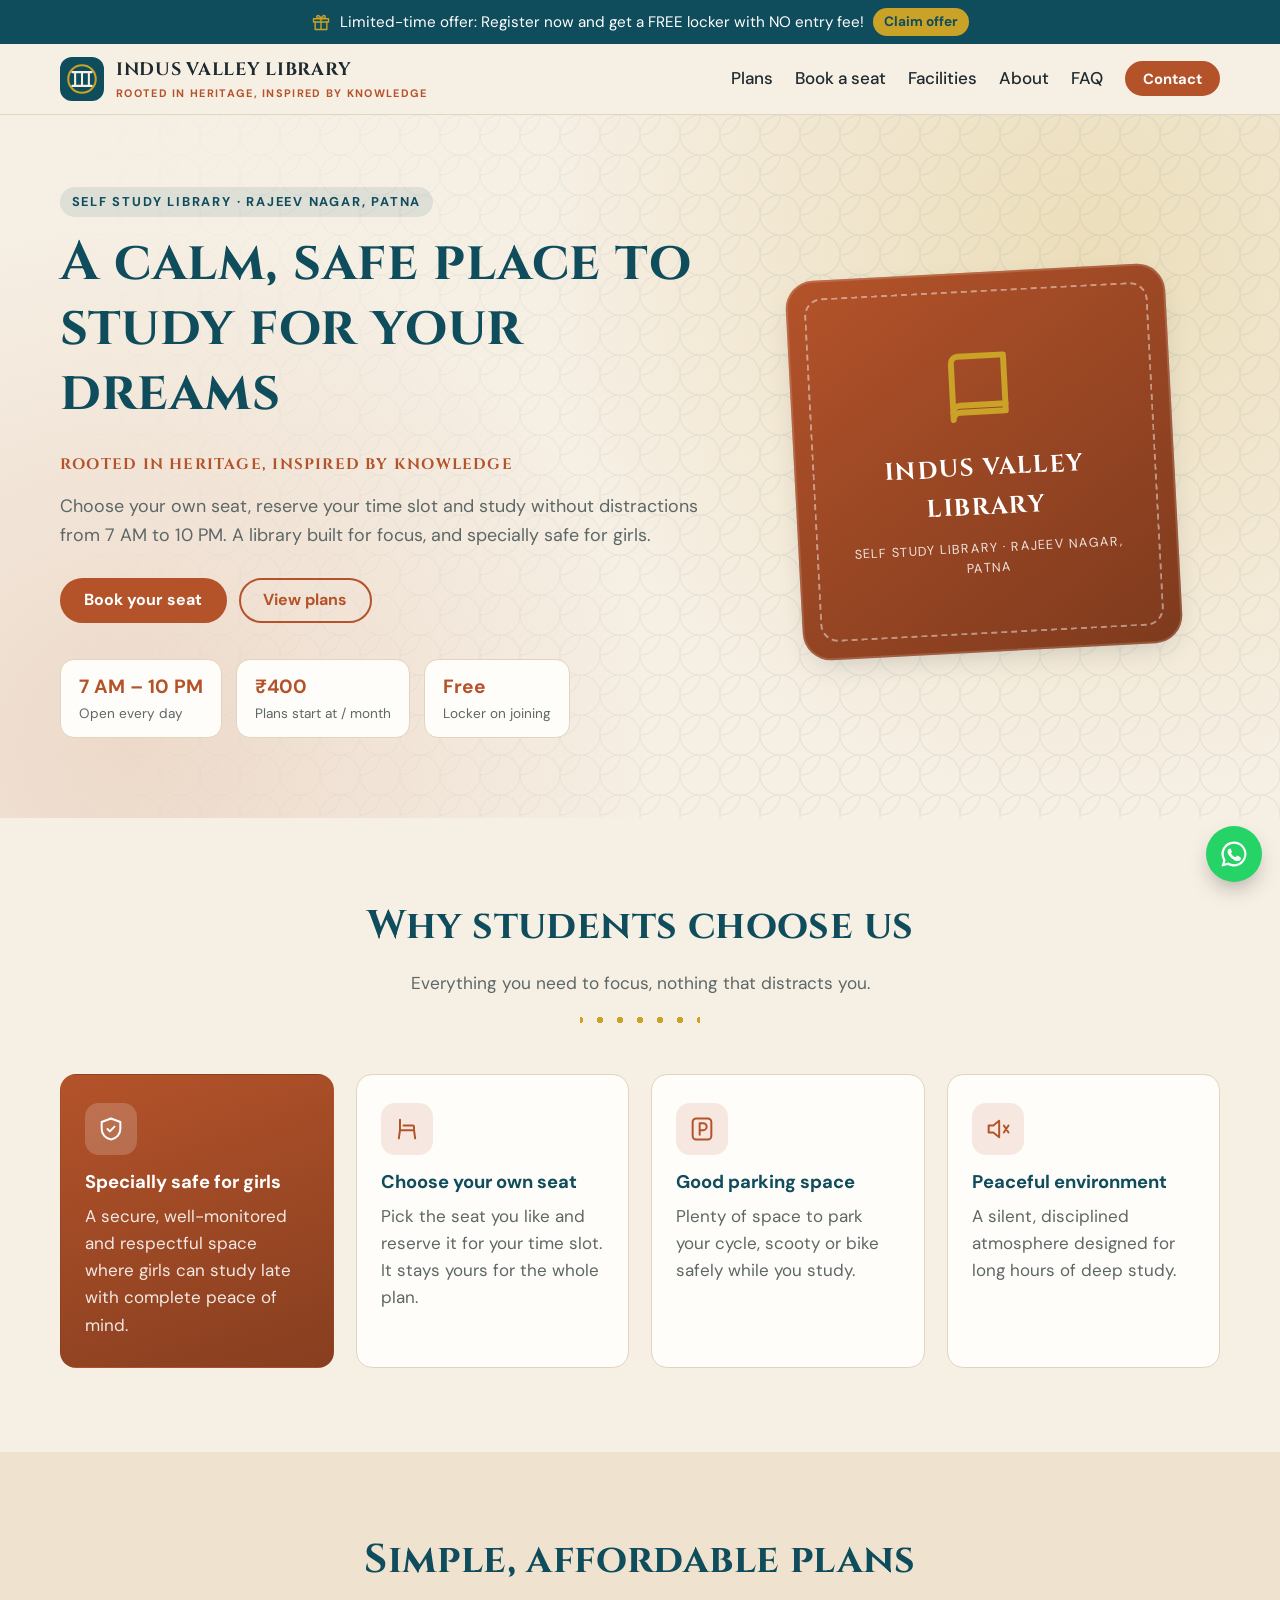
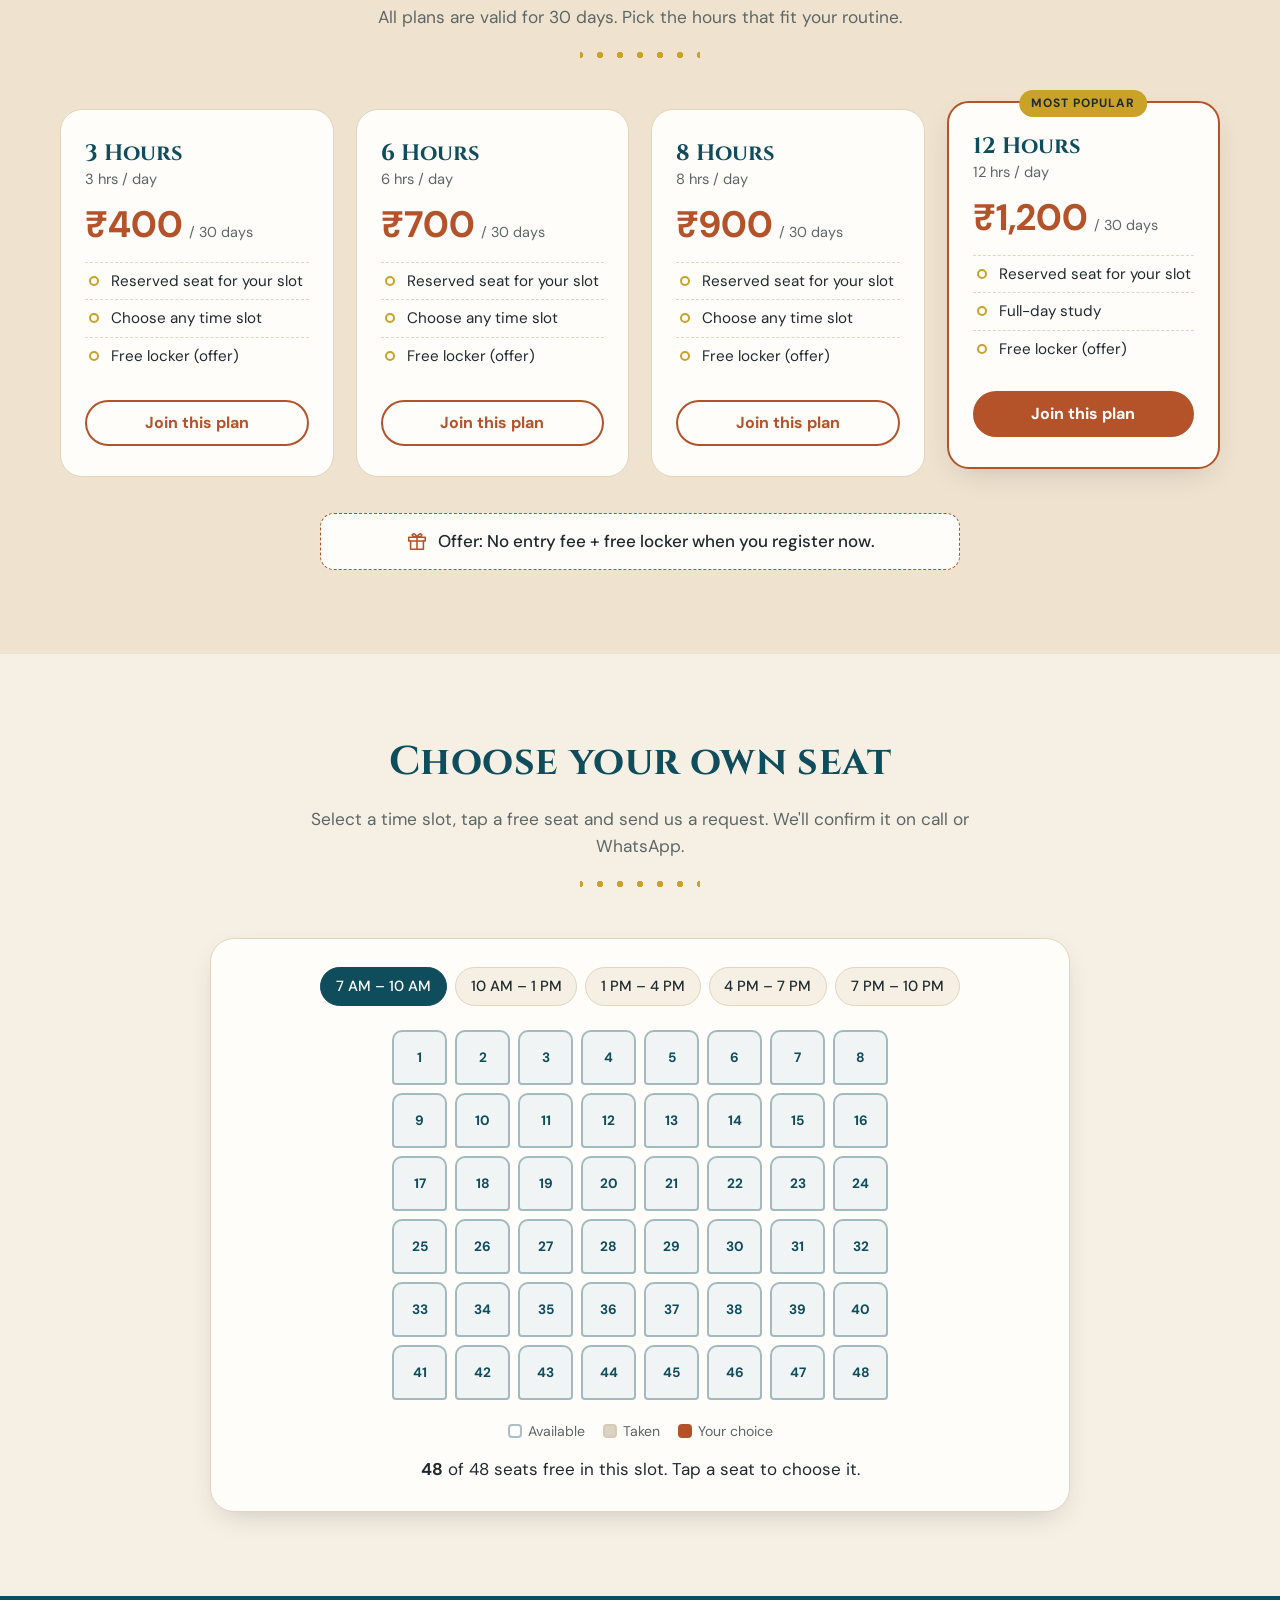
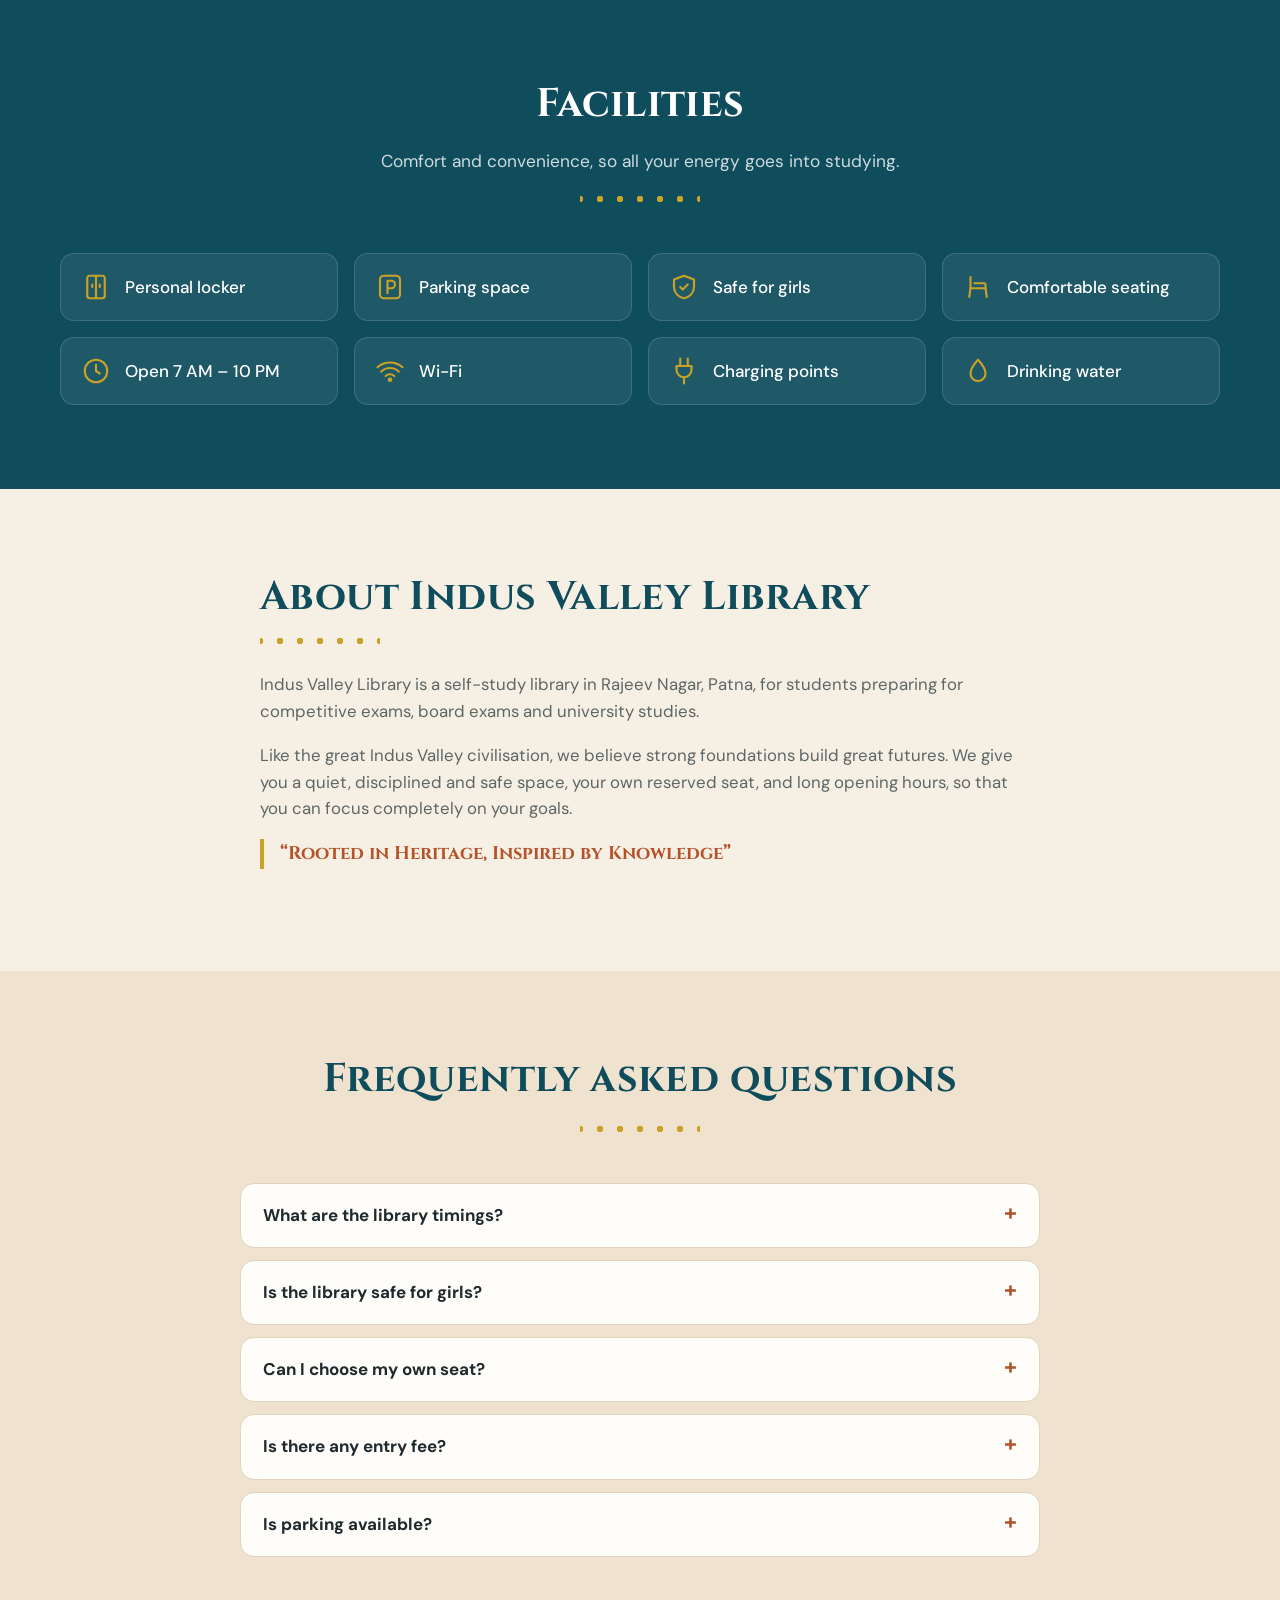
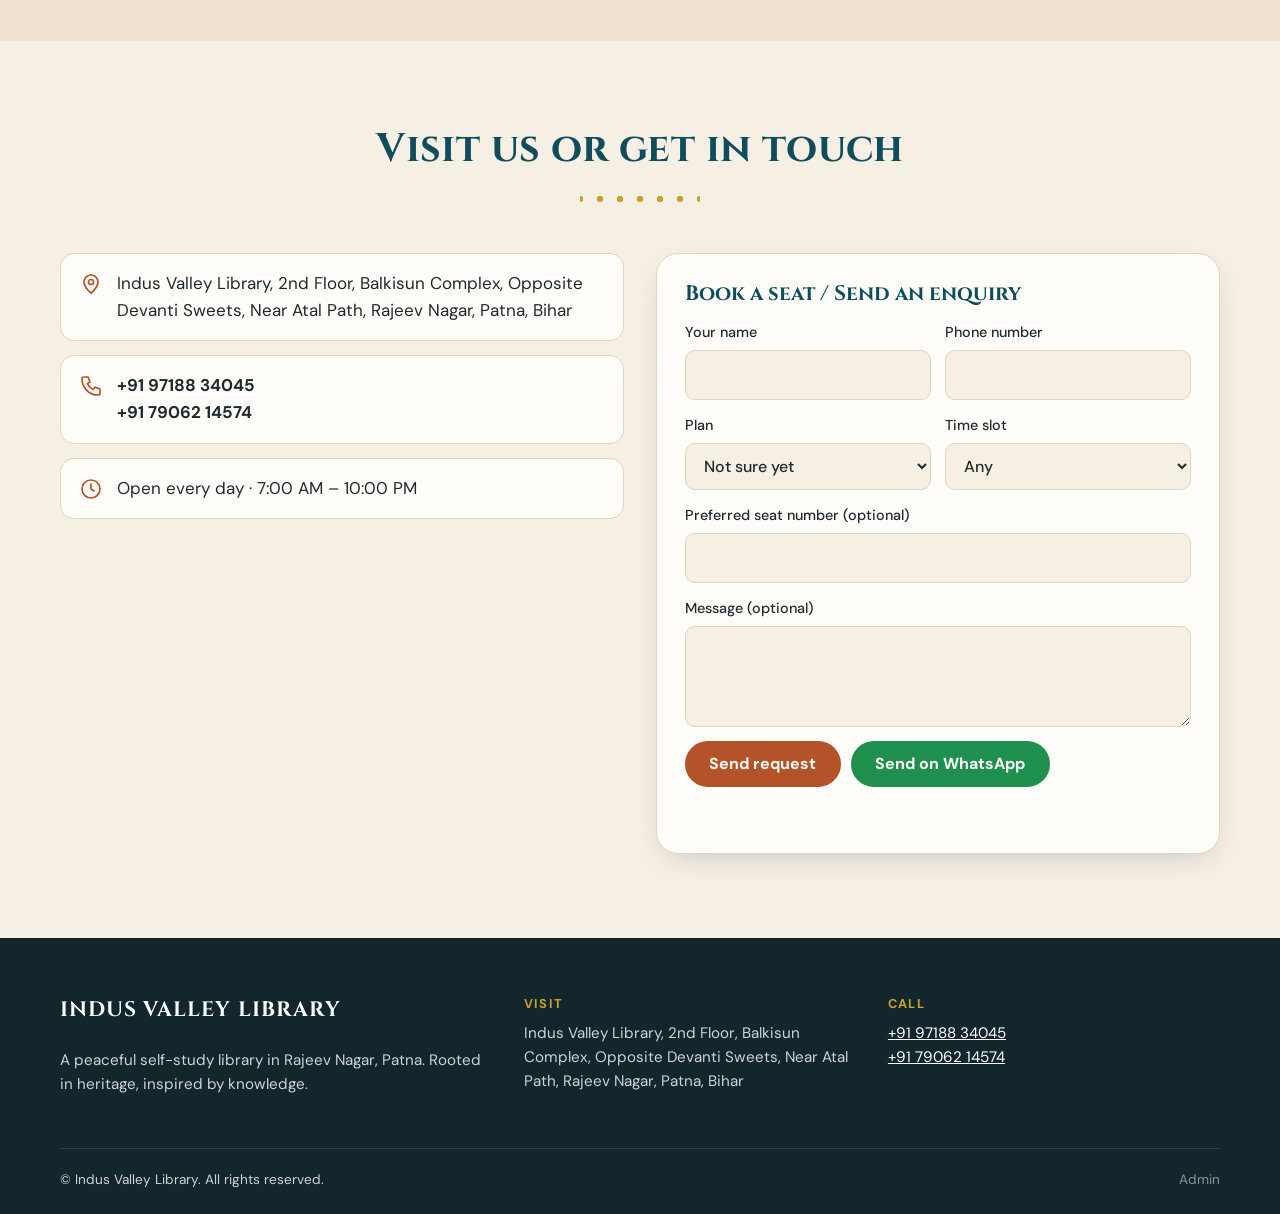
<file: index.html>
<!doctype html>
<html lang="en">
<head>
  <meta charset="utf-8" />
  <meta name="viewport" content="width=device-width, initial-scale=1" />
  <title>Indus Valley Library | Self Study Library in Rajeev Nagar, Patna</title>
  <meta name="description" content="Indus Valley Library is a peaceful, safe self-study library in Rajeev Nagar, Patna. Open 7 AM to 10 PM. Choose your own seat and time slot." />
  <meta name="theme-color" content="#0f4c5c" />
  <link rel="icon" href="assets/favicon.svg" type="image/svg+xml" />
  <link rel="preconnect" href="https://fonts.googleapis.com" />
  <link rel="preconnect" href="https://fonts.gstatic.com" crossorigin />
  <link href="https://fonts.googleapis.com/css2?family=Cinzel:wght@500;700&family=DM+Sans:opsz,wght@9..40,400;9..40,500;9..40,700&display=swap" rel="stylesheet" />
  <link rel="stylesheet" href="assets/css/style.css" />
</head>
<body>
  <div id="offer-bar" class="offer-bar" hidden></div>

  <header class="site-header" id="top">
    <div class="container header-inner">
      <a class="brand" href="#top" id="brand"></a>
      <button class="nav-toggle" id="nav-toggle" aria-label="Open menu" aria-expanded="false">
        <span></span><span></span><span></span>
      </button>
      <nav class="nav" id="nav">
        <a href="#plans">Plans</a>
        <a href="#seats">Book a seat</a>
        <a href="#facilities">Facilities</a>
        <a href="#about">About</a>
        <a href="#faq">FAQ</a>
        <a href="#contact" class="btn btn-small">Contact</a>
      </nav>
    </div>
  </header>

  <main>
    <section class="hero" id="hero"></section>
    <section class="section" id="highlights"></section>
    <section class="section section-tinted" id="plans"></section>
    <section class="section" id="seats"></section>
    <section class="section section-dark" id="facilities"></section>
    <section class="section" id="about"></section>
    <section class="section section-tinted" id="gallery"></section>
    <section class="section" id="testimonials"></section>
    <section class="section section-tinted" id="faq"></section>
    <section class="section" id="contact"></section>
  </main>

  <footer class="site-footer" id="footer"></footer>

  <a id="wa-float" class="wa-float" target="_blank" rel="noopener" aria-label="Chat on WhatsApp" hidden>
    <svg viewBox="0 0 24 24" fill="currentColor" aria-hidden="true"><path d="M12 2a10 10 0 00-8.6 15.1L2 22l5-1.3A10 10 0 1012 2zm0 18.2a8.2 8.2 0 01-4.2-1.2l-.3-.2-3 .8.8-2.9-.2-.3A8.2 8.2 0 1112 20.2zm4.5-6.1c-.2-.1-1.5-.7-1.7-.8-.2-.1-.4-.1-.6.1l-.8 1c-.1.2-.3.2-.5.1a6.7 6.7 0 01-3.3-2.9c-.2-.4.2-.4.7-1.3.1-.2 0-.3 0-.4l-.8-1.8c-.2-.5-.4-.4-.6-.4h-.5a1 1 0 00-.7.3 3 3 0 00-.9 2.2 5.2 5.2 0 001.1 2.7 11.8 11.8 0 004.5 4c1.7.7 2.3.8 3.2.6a2.7 2.7 0 001.8-1.2 2.2 2.2 0 00.1-1.3c0-.1-.2-.2-.4-.3z"/></svg>
  </a>

  <script type="module" src="assets/js/site.js"></script>
</body>
</html>
</file>
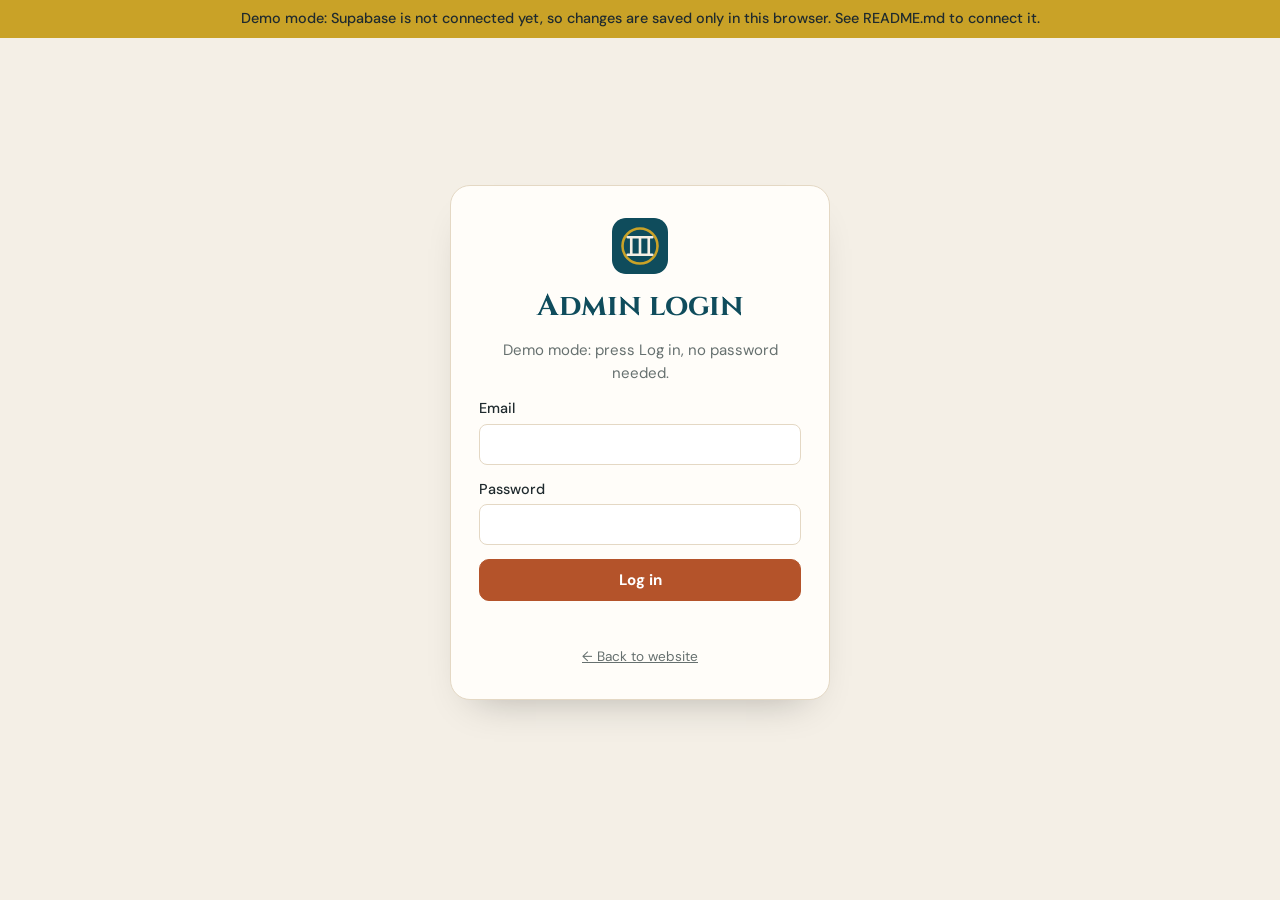
<file: admin/index.html>
<!doctype html>
<html lang="en">
<head>
  <meta charset="utf-8" />
  <meta name="viewport" content="width=device-width, initial-scale=1" />
  <meta name="robots" content="noindex" />
  <title>Admin · Indus Valley Library</title>
  <link rel="icon" href="../assets/favicon.svg" type="image/svg+xml" />
  <link rel="preconnect" href="https://fonts.googleapis.com" />
  <link rel="preconnect" href="https://fonts.gstatic.com" crossorigin />
  <link href="https://fonts.googleapis.com/css2?family=Cinzel:wght@700&family=DM+Sans:opsz,wght@9..40,400;9..40,500;9..40,700&display=swap" rel="stylesheet" />
  <link rel="stylesheet" href="../assets/css/admin.css" />
</head>
<body>
  <div id="demo-banner" class="demo-banner" hidden>
    Demo mode: Supabase is not connected yet, so changes are saved only in this browser. See README.md to connect it.
  </div>

  <!-- Login -->
  <main id="login-view" class="login" hidden>
    <form id="login-form" class="login-card">
      <img src="../assets/favicon.svg" alt="" width="56" height="56" />
      <h1>Admin login</h1>
      <p class="muted">Indus Valley Library website</p>
      <label>Email<input type="email" name="email" autocomplete="username" required /></label>
      <label>Password<input type="password" name="password" autocomplete="current-password" required /></label>
      <button class="btn" type="submit">Log in</button>
      <p id="login-error" class="error" role="alert"></p>
      <a href="../index.html" class="muted small">← Back to website</a>
    </form>
  </main>

  <!-- Editor -->
  <div id="app-view" class="app" hidden>
    <aside class="sidebar">
      <div class="side-brand">
        <img src="../assets/favicon.svg" alt="" width="36" height="36" />
        <div><strong>Admin panel</strong><small id="who"></small></div>
      </div>
      <nav id="tabs" class="tabs"></nav>
      <div class="side-foot">
        <a class="btn btn-ghost btn-block" href="../index.html" target="_blank" rel="noopener">View website ↗</a>
        <button id="logout" class="btn btn-ghost btn-block" type="button">Log out</button>
      </div>
    </aside>
    <section class="main">
      <header class="topbar">
        <button id="menu-btn" class="menu-btn" type="button" aria-label="Sections">☰</button>
        <h1 id="panel-title"></h1>
        <span id="save-state" class="save-state"></span>
        <button id="save-btn" class="btn" type="button" disabled>Save changes</button>
      </header>
      <div id="panel" class="panel"></div>
    </section>
  </div>

  <div id="toast" class="toast" role="status" hidden></div>

  <script type="module" src="../assets/js/admin.js"></script>
</body>
</html>
</file>
<file: assets/css/style.css>
/* Indus Valley Library: terracotta, river teal and sandstone, inspired by Harappan pottery and seals. */
:root {
  --primary: #b4532a;   /* terracotta */
  --secondary: #0f4c5c; /* river teal */
  --accent: #c9a227;    /* ochre gold */
  --sand: #f6efe4;
  --sand-2: #efe3cf;
  --ink: #1f2a2e;
  --muted: #5d6766;
  --line: #e2d4bd;
  --white: #fffdf9;
  --radius: 16px;
  --shadow: 0 10px 30px -12px rgba(31, 42, 46, 0.25);
  --display: "Cinzel", Georgia, serif;
  --body: "DM Sans", system-ui, -apple-system, "Segoe UI", sans-serif;
}

*, *::before, *::after { box-sizing: border-box; }
[hidden] { display: none !important; }
html { scroll-behavior: smooth; scroll-padding-top: 80px; }
body {
  margin: 0;
  font-family: var(--body);
  font-size: 17px;
  line-height: 1.6;
  color: var(--ink);
  background: var(--sand);
}
img { max-width: 100%; display: block; }
a { color: var(--primary); }
h1, h2, h3 { line-height: 1.2; margin: 0 0 .5em; }
h1, h2 { font-family: var(--display); font-weight: 700; letter-spacing: .01em; }
p { margin: 0 0 1em; }
.container { width: min(1160px, 100% - 32px); margin-inline: auto; }

/* Buttons */
.btn {
  display: inline-flex; align-items: center; justify-content: center; gap: .5em;
  padding: .8em 1.4em; border-radius: 999px; border: 2px solid var(--primary);
  background: var(--primary); color: #fff; font: 700 1rem/1 var(--body);
  text-decoration: none; cursor: pointer; transition: transform .15s, box-shadow .15s, background .15s;
}
.btn:hover { transform: translateY(-1px); box-shadow: 0 8px 18px -8px var(--primary); }
.btn:disabled { opacity: .6; cursor: wait; }
.btn-ghost { background: transparent; color: var(--primary); }
.btn-small { padding: .55em 1.1em; font-size: .92rem; }
.btn-block { width: 100%; }
.btn-wa { background: #1f8f4e; border-color: #1f8f4e; }

/* Offer bar */
.offer-bar { background: var(--secondary); color: #fff; font-size: .95rem; }
.offer-inner { display: flex; align-items: center; justify-content: center; gap: .6em; padding: .55em 0; text-align: center; flex-wrap: wrap; }
.offer-inner .icon { width: 20px; height: 20px; color: var(--accent); flex: none; }
.offer-btn { color: var(--secondary); background: var(--accent); padding: .2em .8em; border-radius: 999px; font-weight: 700; text-decoration: none; font-size: .85rem; }

/* Header */
.site-header {
  position: sticky; top: 0; z-index: 50;
  background: color-mix(in srgb, var(--sand) 92%, transparent);
  backdrop-filter: blur(8px);
  border-bottom: 1px solid var(--line);
}
.header-inner { display: flex; align-items: center; justify-content: space-between; min-height: 70px; gap: 16px; }
.brand { display: flex; align-items: center; gap: 12px; text-decoration: none; color: var(--ink); min-width: 0; }
.brand-logo { height: 46px; width: auto; }
.brand-mark {
  width: 44px; height: 44px; flex: none; border-radius: 12px; background: var(--secondary) url("../favicon.svg") center/cover;
}
.brand-text { display: flex; flex-direction: column; min-width: 0; }
.brand-text strong { font-family: var(--display); font-size: 1.12rem; letter-spacing: .04em; text-transform: uppercase; white-space: nowrap; overflow: hidden; text-overflow: ellipsis; }
.brand-text small { color: var(--primary); font-size: .68rem; letter-spacing: .12em; text-transform: uppercase; font-weight: 700; }
.nav { display: flex; align-items: center; gap: 22px; }
.nav a:not(.btn) { color: var(--ink); text-decoration: none; font-weight: 500; }
.nav a:not(.btn):hover { color: var(--primary); }
.nav-toggle { display: none; background: none; border: 0; padding: 10px; cursor: pointer; }
.nav-toggle span { display: block; width: 24px; height: 2px; background: var(--ink); margin: 5px 0; border-radius: 2px; }

/* Hero */
.hero {
  position: relative; overflow: hidden;
  background:
    radial-gradient(circle at 85% 20%, color-mix(in srgb, var(--accent) 22%, transparent), transparent 45%),
    radial-gradient(circle at 10% 90%, color-mix(in srgb, var(--primary) 14%, transparent), transparent 40%),
    var(--sand);
}
/* Intersecting-circle pattern, a motif from Harappan pottery */
.hero::before {
  content: ""; position: absolute; inset: 0; opacity: .08; pointer-events: none;
  background-image:
    radial-gradient(circle at 0 0, transparent 19px, var(--secondary) 20px, transparent 21px),
    radial-gradient(circle at 20px 20px, transparent 19px, var(--secondary) 20px, transparent 21px);
  background-size: 40px 40px;
  -webkit-mask-image: linear-gradient(90deg, transparent, #000 60%);
          mask-image: linear-gradient(90deg, transparent, #000 60%);
}
.hero-inner { position: relative; display: grid; grid-template-columns: 1.15fr .85fr; gap: 48px; align-items: center; padding: 72px 0 80px; }
.eyebrow { display: inline-block; font-size: .8rem; font-weight: 700; letter-spacing: .14em; text-transform: uppercase; color: var(--secondary); background: color-mix(in srgb, var(--secondary) 10%, transparent); padding: .35em .9em; border-radius: 999px; }
.hero h1 { font-size: clamp(2rem, 4.6vw, 3.4rem); color: var(--secondary); }
.hero-tagline { font-family: var(--display); color: var(--primary); font-weight: 700; letter-spacing: .08em; text-transform: uppercase; font-size: .95rem; }
.lead { font-size: 1.12rem; color: var(--muted); max-width: 56ch; }
.hero-actions { display: flex; gap: 12px; flex-wrap: wrap; margin: 28px 0 36px; }
.stats { list-style: none; padding: 0; margin: 0; display: flex; gap: 14px; flex-wrap: wrap; }
.stats li { background: var(--white); border: 1px solid var(--line); border-radius: 14px; padding: 12px 18px; display: flex; flex-direction: column; min-width: 140px; }
.stats strong { font-size: 1.2rem; color: var(--primary); }
.stats span { font-size: .85rem; color: var(--muted); }

.hero-art { display: flex; justify-content: center; }
.hero-img { border-radius: 28px; box-shadow: var(--shadow); aspect-ratio: 4/5; object-fit: cover; width: 100%; max-width: 440px; }
/* Seal-shaped badge shown when no hero photo is set */
.seal {
  width: min(380px, 80vw); aspect-ratio: 1; border-radius: 28px; padding: 18px;
  background: linear-gradient(145deg, var(--primary), color-mix(in srgb, var(--primary) 70%, #000));
  box-shadow: var(--shadow), inset 0 0 0 2px rgba(255,255,255,.15);
  transform: rotate(-3deg);
}
.seal-inner {
  height: 100%; border-radius: 18px; border: 2px dashed rgba(255,255,255,.45);
  display: flex; flex-direction: column; align-items: center; justify-content: center; gap: 12px; text-align: center; color: #fff; padding: 20px;
}
.seal-icon { width: 84px; height: 84px; color: var(--accent); }
.seal-name { font-family: var(--display); font-size: 1.5rem; font-weight: 700; letter-spacing: .06em; text-transform: uppercase; }
.seal-sub { font-size: .8rem; letter-spacing: .1em; text-transform: uppercase; opacity: .85; }

/* Sections */
.section { padding: 84px 0; }
.section-tinted { background: var(--sand-2); }
.section-dark { background: var(--secondary); color: #fff; }
.section-dark .section-head p { color: rgba(255,255,255,.8); }
.section-dark .section-head h2 { color: #fff; }
.section-head { text-align: center; max-width: 680px; margin: 0 auto 48px; }
.section-head h2 { font-size: clamp(1.7rem, 3.4vw, 2.5rem); color: var(--secondary); }
.section-head p { color: var(--muted); font-size: 1.08rem; }
.motif {
  display: block; width: 120px; height: 12px; margin: 14px auto 0;
  background:
    radial-gradient(circle, var(--accent) 3px, transparent 3.5px) center/20px 12px repeat-x;
}
.motif-left { margin-left: 0; }

.cards { display: grid; gap: 22px; }
.cards-4 { grid-template-columns: repeat(4, 1fr); }
.cards-3 { grid-template-columns: repeat(3, 1fr); }
.card { background: var(--white); border: 1px solid var(--line); border-radius: var(--radius); padding: 28px 24px; transition: transform .2s, box-shadow .2s; }
.card:hover { transform: translateY(-3px); box-shadow: var(--shadow); }
.card h3 { font-size: 1.15rem; color: var(--secondary); }
.card p { color: var(--muted); margin: 0; }
.card-icon { width: 52px; height: 52px; border-radius: 14px; display: grid; place-items: center; background: color-mix(in srgb, var(--primary) 12%, transparent); color: var(--primary); margin-bottom: 16px; }
.card-icon .icon { width: 28px; height: 28px; }
.card-featured { background: linear-gradient(160deg, var(--primary), color-mix(in srgb, var(--primary) 75%, #000)); border-color: transparent; color: #fff; }
.card-featured h3 { color: #fff; }
.card-featured p { color: rgba(255,255,255,.88); }
.card-featured .card-icon { background: rgba(255,255,255,.18); color: #fff; }

/* Plans */
.plans { display: grid; grid-template-columns: repeat(4, 1fr); gap: 22px; align-items: stretch; }
.plan { position: relative; background: var(--white); border: 1px solid var(--line); border-radius: 22px; padding: 30px 24px; display: flex; flex-direction: column; }
.plan h3 { font-family: var(--display); font-size: 1.4rem; color: var(--secondary); margin: 0; }
.plan-hours { color: var(--muted); font-size: .92rem; margin: 2px 0 14px; }
.plan-price { display: flex; align-items: baseline; gap: 6px; margin-bottom: 18px; }
.plan-price strong { font-size: 2.3rem; color: var(--primary); line-height: 1; }
.plan-price span { color: var(--muted); font-size: .9rem; }
.plan ul { list-style: none; padding: 0; margin: 0 0 24px; flex: 1; }
.plan li { padding: 6px 0 6px 26px; position: relative; font-size: .95rem; border-top: 1px dashed var(--line); }
.plan li::before { content: ""; position: absolute; left: 4px; top: 13px; width: 10px; height: 10px; border-radius: 50%; border: 2px solid var(--accent); }
.plan-popular { border: 2px solid var(--primary); box-shadow: var(--shadow); transform: translateY(-8px); }
.plan-badge { position: absolute; top: -13px; left: 50%; transform: translateX(-50%); background: var(--accent); color: var(--ink); font-size: .75rem; font-weight: 700; text-transform: uppercase; letter-spacing: .08em; padding: 4px 12px; border-radius: 999px; white-space: nowrap; }
.plans-note { display: flex; gap: 10px; align-items: center; justify-content: center; margin: 36px auto 0; padding: 14px 20px; background: var(--white); border: 1px dashed var(--primary); border-radius: 14px; max-width: 640px; font-weight: 500; text-align: center; }
.plans-note .icon { width: 22px; height: 22px; color: var(--primary); flex: none; }

/* Seat picker */
.seat-box { background: var(--white); border: 1px solid var(--line); border-radius: 24px; padding: 28px; box-shadow: var(--shadow); max-width: 860px; margin: 0 auto; }
.slot-tabs { display: flex; gap: 8px; flex-wrap: wrap; justify-content: center; margin-bottom: 24px; }
.slot-tab { border: 1px solid var(--line); background: var(--sand); color: var(--ink); padding: .55em 1em; border-radius: 999px; font: 500 .92rem var(--body); cursor: pointer; }
.slot-tab[aria-selected="true"] { background: var(--secondary); border-color: var(--secondary); color: #fff; }
.seat-grid { display: grid; grid-template-columns: repeat(var(--per-row), minmax(0, 1fr)); gap: 8px; max-width: calc(var(--per-row) * 62px); margin: 0 auto; }
.seat {
  aspect-ratio: 1; border-radius: 10px 10px 4px 4px; border: 2px solid color-mix(in srgb, var(--secondary) 35%, transparent);
  background: color-mix(in srgb, var(--secondary) 6%, #fff); color: var(--secondary); font: 700 .85rem var(--body); cursor: pointer; padding: 0;
}
.seat:hover:not(:disabled) { border-color: var(--primary); color: var(--primary); }
.seat.is-booked { background: repeating-linear-gradient(45deg, #e8e1d6, #e8e1d6 4px, #ddd3c4 4px, #ddd3c4 8px); border-color: #d6cab7; color: #a39a8c; cursor: not-allowed; }
.seat.is-picked { background: var(--primary); border-color: var(--primary); color: #fff; }
.seat-legend { display: flex; gap: 18px; justify-content: center; flex-wrap: wrap; margin: 20px 0 6px; font-size: .88rem; color: var(--muted); }
.seat-legend span { display: inline-flex; align-items: center; gap: 6px; }
.seat-dot { width: 14px; height: 14px; border-radius: 4px; border: 2px solid color-mix(in srgb, var(--secondary) 35%, transparent); background: #fff; display: inline-block; }
.seat-dot.is-booked { background: #ddd3c4; border-color: #d6cab7; }
.seat-dot.is-picked { background: var(--primary); border-color: var(--primary); }
.seat-cta { display: flex; align-items: center; justify-content: center; gap: 16px; flex-wrap: wrap; margin-top: 14px; text-align: center; }
.seat-cta p { margin: 0; }

/* Facilities */
.facilities { list-style: none; padding: 0; margin: 0; display: grid; grid-template-columns: repeat(4, 1fr); gap: 16px; }
.facilities li { display: flex; align-items: center; gap: 14px; padding: 18px 20px; border-radius: 14px; background: rgba(255,255,255,.07); border: 1px solid rgba(255,255,255,.14); font-weight: 500; }
.facilities .icon { width: 30px; height: 30px; color: var(--accent); flex: none; }

/* About */
.about { display: grid; grid-template-columns: 1.1fr .9fr; gap: 56px; align-items: center; }
.about-noimg { grid-template-columns: 1fr; max-width: 760px; margin: 0 auto; }
.about h2 { font-size: clamp(1.7rem, 3.4vw, 2.5rem); color: var(--secondary); margin-bottom: 0; }
.about .motif { margin-bottom: 24px; }
.about p { color: var(--muted); font-size: 1.05rem; }
.about-quote { font-family: var(--display); font-weight: 700; color: var(--primary) !important; font-size: 1.15rem !important; border-left: 4px solid var(--accent); padding-left: 16px; }
.about-img { border-radius: 24px; box-shadow: var(--shadow); aspect-ratio: 4/3; object-fit: cover; width: 100%; }

/* Gallery */
.gallery { display: grid; grid-template-columns: repeat(auto-fill, minmax(240px, 1fr)); gap: 16px; }
.gallery figure { margin: 0; border-radius: 16px; overflow: hidden; background: var(--white); border: 1px solid var(--line); }
.gallery img { aspect-ratio: 4/3; object-fit: cover; width: 100%; }
.gallery figcaption { padding: 10px 14px; font-size: .9rem; color: var(--muted); }

/* Testimonials */
.quote { margin: 0; display: flex; flex-direction: column; justify-content: space-between; gap: 20px; }
.quote blockquote { margin: 0; font-size: 1.02rem; }
.quote figcaption { display: flex; align-items: center; gap: 12px; }
.quote figcaption img, .avatar { width: 46px; height: 46px; border-radius: 50%; object-fit: cover; }
.avatar { display: grid; place-items: center; background: var(--secondary); color: #fff; font-weight: 700; }
.quote figcaption span { display: flex; flex-direction: column; }
.quote small { color: var(--muted); }

/* FAQ */
.faq { max-width: 800px; margin: 0 auto; display: grid; gap: 12px; }
.faq details { background: var(--white); border: 1px solid var(--line); border-radius: 14px; padding: 0 22px; }
.faq summary { cursor: pointer; padding: 18px 0; font-weight: 700; list-style: none; display: flex; justify-content: space-between; gap: 16px; }
.faq summary::-webkit-details-marker { display: none; }
.faq summary::after { content: "+"; color: var(--primary); font-size: 1.4rem; line-height: 1; }
.faq details[open] summary::after { content: "–"; }
.faq details > div { color: var(--muted); padding-bottom: 6px; }

/* Contact */
.contact { display: grid; grid-template-columns: 1fr 1fr; gap: 32px; align-items: start; }
.contact-list { list-style: none; padding: 0; margin: 0 0 20px; display: grid; gap: 14px; }
.contact-list li { display: flex; gap: 14px; align-items: flex-start; background: var(--white); border: 1px solid var(--line); border-radius: 14px; padding: 16px 18px; }
.contact-list .icon { width: 24px; height: 24px; color: var(--primary); flex: none; margin-top: 2px; }
.contact-list a { color: var(--ink); font-weight: 700; text-decoration: none; }
.map { width: 100%; height: 260px; border: 0; border-radius: 16px; }
.form { background: var(--white); border: 1px solid var(--line); border-radius: 22px; padding: 28px; box-shadow: var(--shadow); display: grid; gap: 14px; }
.form h3 { font-family: var(--display); color: var(--secondary); font-size: 1.3rem; margin: 0; }
.form-row { display: grid; grid-template-columns: 1fr 1fr; gap: 14px; }
.form label { display: grid; gap: 6px; font-size: .9rem; font-weight: 500; }
.form input, .form select, .form textarea {
  width: 100%; font: inherit; font-size: 1rem; padding: .7em .9em; border-radius: 10px; border: 1px solid var(--line); background: var(--sand); color: var(--ink);
}
.form input:focus, .form select:focus, .form textarea:focus { outline: 2px solid var(--primary); outline-offset: 1px; border-color: transparent; }
.form-actions { display: flex; gap: 10px; flex-wrap: wrap; }
.form-status { margin: 0; min-height: 1.4em; font-weight: 500; }
.form-status.is-ok { color: #1f8f4e; }
.form-status.is-error { color: #b42318; }

/* Footer */
.site-footer { background: #13262c; color: rgba(255,255,255,.8); padding: 56px 0 24px; font-size: .95rem; }
.site-footer a { color: #fff; }
.footer-inner { display: grid; grid-template-columns: 1.3fr 1fr 1fr; gap: 32px; }
.footer-brand { font-family: var(--display); color: #fff; font-size: 1.3rem; font-weight: 700; letter-spacing: .05em; text-transform: uppercase; }
.footer-h { color: var(--accent); font-weight: 700; text-transform: uppercase; letter-spacing: .1em; font-size: .8rem; margin-bottom: .5em; }
.footer-bottom { display: flex; justify-content: space-between; gap: 16px; border-top: 1px solid rgba(255,255,255,.12); margin-top: 36px; padding-top: 20px; font-size: .85rem; }
.footer-bottom a { color: rgba(255,255,255,.5); text-decoration: none; }

.wa-float { position: fixed; right: 18px; bottom: 18px; z-index: 60; width: 56px; height: 56px; border-radius: 50%; background: #25d366; color: #fff; display: grid; place-items: center; box-shadow: 0 10px 24px -8px rgba(0,0,0,.4); }
.wa-float svg { width: 30px; height: 30px; }

/* Responsive */
@media (max-width: 1000px) {
  .cards-4, .plans, .facilities { grid-template-columns: repeat(2, 1fr); }
  .cards-3 { grid-template-columns: 1fr 1fr; }
  .plan-popular { transform: none; }
}
@media (max-width: 820px) {
  .nav-toggle { display: block; }
  .nav {
    position: absolute; top: 100%; left: 0; right: 0; flex-direction: column; align-items: stretch; gap: 0;
    background: var(--sand); border-bottom: 1px solid var(--line); padding: 8px 16px 16px; display: none;
  }
  .nav.is-open { display: flex; }
  .nav a:not(.btn) { padding: 12px 4px; border-bottom: 1px solid var(--line); }
  .nav .btn { margin-top: 12px; }
  .hero-inner, .about, .contact, .footer-inner { grid-template-columns: 1fr; }
  .hero-inner { padding: 44px 0 56px; gap: 36px; }
  .hero-art { order: -1; }
  .seal { width: min(260px, 70vw); }
  .section { padding: 60px 0; }
}
@media (max-width: 560px) {
  body { font-size: 16px; }
  .cards-4, .cards-3, .plans, .facilities, .form-row { grid-template-columns: 1fr; }
  .brand-text strong { font-size: .95rem; }
  .brand-text small { font-size: .58rem; }
  .seat-box, .form { padding: 20px 16px; }
  .seat-grid { gap: 5px; }
  .seat { font-size: .72rem; border-radius: 7px 7px 3px 3px; }
  .stats li { min-width: 0; flex: 1 1 40%; }
  .footer-bottom { flex-direction: column; }
}
@media (prefers-reduced-motion: reduce) {
  html { scroll-behavior: auto; }
  .btn, .card { transition: none; }
}
</file>
<file: assets/css/admin.css>
:root {
  --primary: #b4532a;
  --secondary: #0f4c5c;
  --accent: #c9a227;
  --bg: #f4efe6;
  --card: #fffdf9;
  --ink: #1f2a2e;
  --muted: #66706f;
  --line: #e4d8c4;
  --danger: #b42318;
}
* { box-sizing: border-box; }
[hidden] { display: none !important; }
body { margin: 0; font: 15px/1.5 "DM Sans", system-ui, sans-serif; color: var(--ink); background: var(--bg); }
h1, h2, h3 { margin: 0 0 .6em; line-height: 1.25; }
.muted { color: var(--muted); }
.small { font-size: .85rem; }
.error { color: var(--danger); margin: 0; min-height: 1.2em; }

.btn { display: inline-flex; align-items: center; justify-content: center; gap: .4em; padding: .65em 1.2em; border-radius: 10px; border: 1.5px solid var(--primary); background: var(--primary); color: #fff; font: 700 .95rem "DM Sans", sans-serif; cursor: pointer; text-decoration: none; }
.btn:disabled { opacity: .5; cursor: default; }
.btn-small { padding: .45em .9em; font-size: .85rem; }
.btn-ghost { background: transparent; color: var(--primary); }
.btn-block { width: 100%; }
.btn-danger { background: var(--danger); border-color: var(--danger); }
.link { background: none; border: 0; padding: 0; font: inherit; cursor: pointer; color: var(--primary); text-decoration: underline; }
.danger { color: var(--danger) !important; }

.demo-banner { background: var(--accent); color: var(--ink); text-align: center; padding: 8px 16px; font-weight: 500; font-size: .9rem; }

/* Login */
.login { min-height: 90vh; display: grid; place-items: center; padding: 24px 16px; }
.login-card { width: min(380px, 100%); background: var(--card); border: 1px solid var(--line); border-radius: 20px; padding: 32px 28px; display: grid; gap: 14px; text-align: center; box-shadow: 0 20px 40px -24px rgba(0,0,0,.3); }
.login-card img { margin: 0 auto; border-radius: 14px; }
.login-card h1 { font-family: "Cinzel", serif; color: var(--secondary); margin: 0; }
.login-card p { margin: 0; }
.login-card label { display: grid; gap: 4px; text-align: left; font-weight: 500; font-size: .9rem; }

input[type=text], input[type=email], input[type=password], input[type=url], input[type=number], textarea, select {
  width: 100%; font: inherit; padding: .6em .75em; border: 1px solid var(--line); border-radius: 8px; background: #fff; color: var(--ink);
}
textarea { resize: vertical; }
input:focus, textarea:focus, select:focus { outline: 2px solid var(--primary); outline-offset: 0; border-color: transparent; }

/* App layout */
.app { display: grid; grid-template-columns: 250px 1fr; min-height: 100vh; }
.sidebar { background: var(--secondary); color: #fff; padding: 20px 14px; display: flex; flex-direction: column; gap: 18px; position: sticky; top: 0; height: 100vh; overflow-y: auto; }
.side-brand { display: flex; gap: 10px; align-items: center; padding: 0 6px; }
.side-brand img { border-radius: 9px; }
.side-brand div { display: flex; flex-direction: column; min-width: 0; }
.side-brand small { opacity: .7; font-size: .78rem; overflow: hidden; text-overflow: ellipsis; }
.tabs { display: grid; gap: 2px; flex: 1; align-content: start; }
.tab { text-align: left; background: none; border: 0; color: rgba(255,255,255,.82); padding: 9px 12px; border-radius: 8px; font: 500 .93rem "DM Sans", sans-serif; cursor: pointer; }
.tab:hover { background: rgba(255,255,255,.08); color: #fff; }
.tab.is-on { background: #fff; color: var(--secondary); font-weight: 700; }
.side-foot { display: grid; gap: 8px; }
.side-foot .btn-ghost { color: #fff; border-color: rgba(255,255,255,.35); }

.main { min-width: 0; }
.topbar { position: sticky; top: 0; z-index: 10; display: flex; align-items: center; gap: 14px; padding: 14px 28px; background: rgba(244,239,230,.94); backdrop-filter: blur(6px); border-bottom: 1px solid var(--line); }
.topbar h1 { font-size: 1.25rem; margin: 0; flex: 1; }
.save-state { color: var(--muted); font-size: .85rem; }
.menu-btn { display: none; background: none; border: 1px solid var(--line); border-radius: 8px; font-size: 1.2rem; padding: 4px 10px; cursor: pointer; }
.panel { padding: 24px 28px 80px; max-width: 900px; display: grid; gap: 18px; }

.card { background: var(--card); border: 1px solid var(--line); border-radius: 14px; padding: 22px; display: grid; gap: 14px; }
.card h2 { font-size: 1.05rem; color: var(--secondary); margin: 0; }
.card-danger { border-color: #f1c4bf; }
.note { background: #fff7df; border: 1px solid #efdca2; padding: 10px 14px; border-radius: 10px; margin: 0; }

.field { display: grid; gap: 5px; }
.field > label { font-weight: 500; font-size: .9rem; }
.field-narrow input { max-width: 160px; }
.check { display: flex; gap: 10px; align-items: center; font-weight: 500; cursor: pointer; }
.check input { width: 18px; height: 18px; accent-color: var(--primary); }
.color-row { display: flex; gap: 8px; align-items: center; }
.color-row input[type=color] { width: 46px; height: 38px; padding: 2px; border: 1px solid var(--line); border-radius: 8px; background: #fff; }
.color-row input[type=text] { max-width: 120px; font-family: monospace; }
.icon-row { display: flex; gap: 10px; align-items: center; }
.icon-row select { max-width: 220px; }
.icon-preview { width: 40px; height: 40px; border-radius: 10px; background: #f6e7de; color: var(--primary); display: grid; place-items: center; flex: none; }
.icon-preview svg { width: 24px; height: 24px; }

.image-row { display: flex; gap: 14px; align-items: flex-start; flex-wrap: wrap; }
.thumb { width: 120px; height: 90px; object-fit: cover; border-radius: 10px; border: 1px solid var(--line); background: #fff; }
.thumb-empty { display: grid; place-items: center; color: var(--muted); font-size: .8rem; }
.image-actions { display: flex; gap: 8px; flex-wrap: wrap; align-items: center; flex: 1; min-width: 200px; }
.small-input { flex: 1 1 100%; font-size: .85rem !important; }

/* Lists */
.list { display: grid; gap: 8px; border-top: 1px dashed var(--line); padding-top: 14px; }
.list-head { display: flex; justify-content: space-between; align-items: baseline; gap: 12px; }
.list-head h3, .list-head h2 { margin: 0; font-size: 1rem; }
.item { border: 1px solid var(--line); border-radius: 10px; background: #fff; }
.item summary { display: flex; align-items: center; gap: 10px; padding: 10px 12px; cursor: pointer; list-style: none; }
.item summary::-webkit-details-marker { display: none; }
.item[open] summary { border-bottom: 1px solid var(--line); }
.item-num { width: 24px; height: 24px; border-radius: 50%; background: var(--bg); display: grid; place-items: center; font-size: .78rem; font-weight: 700; flex: none; }
.item-title { flex: 1; font-weight: 500; overflow: hidden; text-overflow: ellipsis; white-space: nowrap; }
.item-tools { display: flex; gap: 4px; }
.item-tools button { width: 30px; height: 30px; border: 1px solid var(--line); background: #fff; border-radius: 7px; cursor: pointer; font-size: .9rem; }
.item-tools button:disabled { opacity: .35; cursor: default; }
.item-body { padding: 14px; display: grid; gap: 12px; }
.add-btn { justify-self: start; }

/* Seats editor */
.slot-tabs { display: flex; gap: 6px; flex-wrap: wrap; }
.slot-tab { border: 1px solid var(--line); background: #fff; padding: 6px 12px; border-radius: 999px; cursor: pointer; font: 500 .85rem "DM Sans", sans-serif; }
.slot-tab small { color: var(--muted); }
.slot-tab.is-on { background: var(--secondary); color: #fff; border-color: var(--secondary); }
.slot-tab.is-on small { color: rgba(255,255,255,.7); }
.seat-grid { display: grid; grid-template-columns: repeat(var(--per-row), minmax(0, 1fr)); gap: 6px; max-width: calc(var(--per-row) * 54px); }
.seat { aspect-ratio: 1; border-radius: 8px; border: 1.5px solid #9fbcc3; background: #eef5f6; color: var(--secondary); font-weight: 700; cursor: pointer; padding: 0; font-size: .8rem; }
.seat.is-taken { background: var(--primary); border-color: var(--primary); color: #fff; }
.row-actions { display: flex; gap: 10px; align-items: center; justify-content: space-between; flex-wrap: wrap; }
.inline-form { display: flex; gap: 10px; flex-wrap: wrap; }
.inline-form input { flex: 1; min-width: 200px; }

/* Enquiries table */
.table-wrap { overflow-x: auto; }
.table { width: 100%; border-collapse: collapse; font-size: .88rem; }
.table th, .table td { text-align: left; padding: 9px 8px; border-bottom: 1px solid var(--line); vertical-align: top; }
.table th { font-size: .75rem; text-transform: uppercase; letter-spacing: .05em; color: var(--muted); }
.table tr.is-new td:first-child { box-shadow: inset 3px 0 0 var(--primary); }
.table .msg { max-width: 240px; white-space: pre-wrap; }
.table select { padding: .3em .4em; font-size: .85rem; }
.table .wa { color: #1f8f4e; font-size: .8rem; }

.toast { position: fixed; bottom: 20px; left: 50%; transform: translateX(-50%); background: var(--ink); color: #fff; padding: 10px 18px; border-radius: 10px; z-index: 100; box-shadow: 0 10px 24px -10px rgba(0,0,0,.5); max-width: calc(100% - 32px); }
.toast.is-error { background: var(--danger); }

@media (max-width: 820px) {
  .app { grid-template-columns: 1fr; }
  .sidebar { position: fixed; inset: 0 auto 0 0; width: 260px; z-index: 30; transform: translateX(-100%); transition: transform .2s; }
  body.menu-open .sidebar { transform: none; box-shadow: 0 0 0 100vmax rgba(0,0,0,.35); }
  .menu-btn { display: block; }
  .topbar { padding: 12px 16px; flex-wrap: wrap; }
  .topbar h1 { font-size: 1.05rem; }
  .save-state { order: 5; width: 100%; }
  .panel { padding: 16px 16px 80px; }
  .card { padding: 16px; }
  .table thead { display: none; }
  .table, .table tbody, .table tr, .table td { display: block; width: 100%; }
  .table tr { border: 1px solid var(--line); border-radius: 10px; margin-bottom: 10px; padding: 6px 10px; }
  .table td { border: 0; padding: 4px 0; }
  .table td[data-l]::before { content: attr(data-l) ": "; color: var(--muted); font-size: .78rem; }
  .table .msg { max-width: none; }
}
</file>
